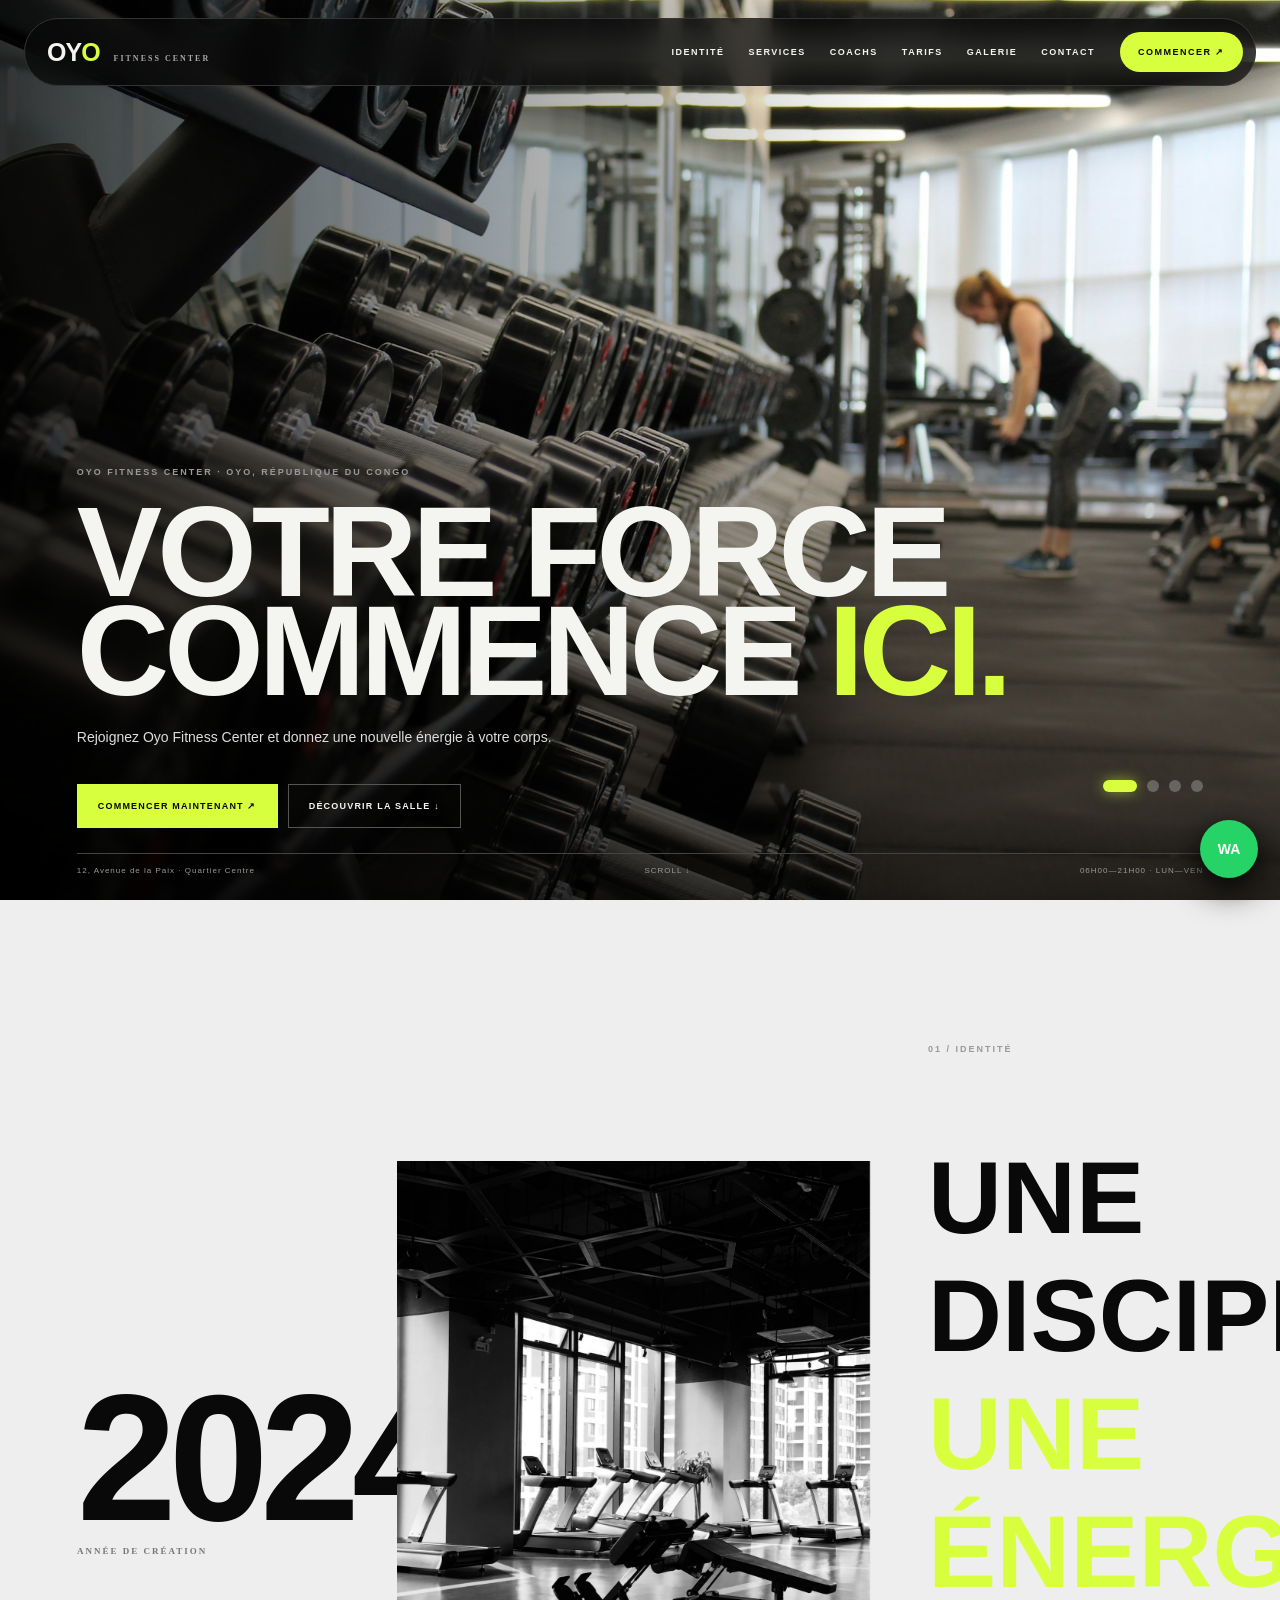
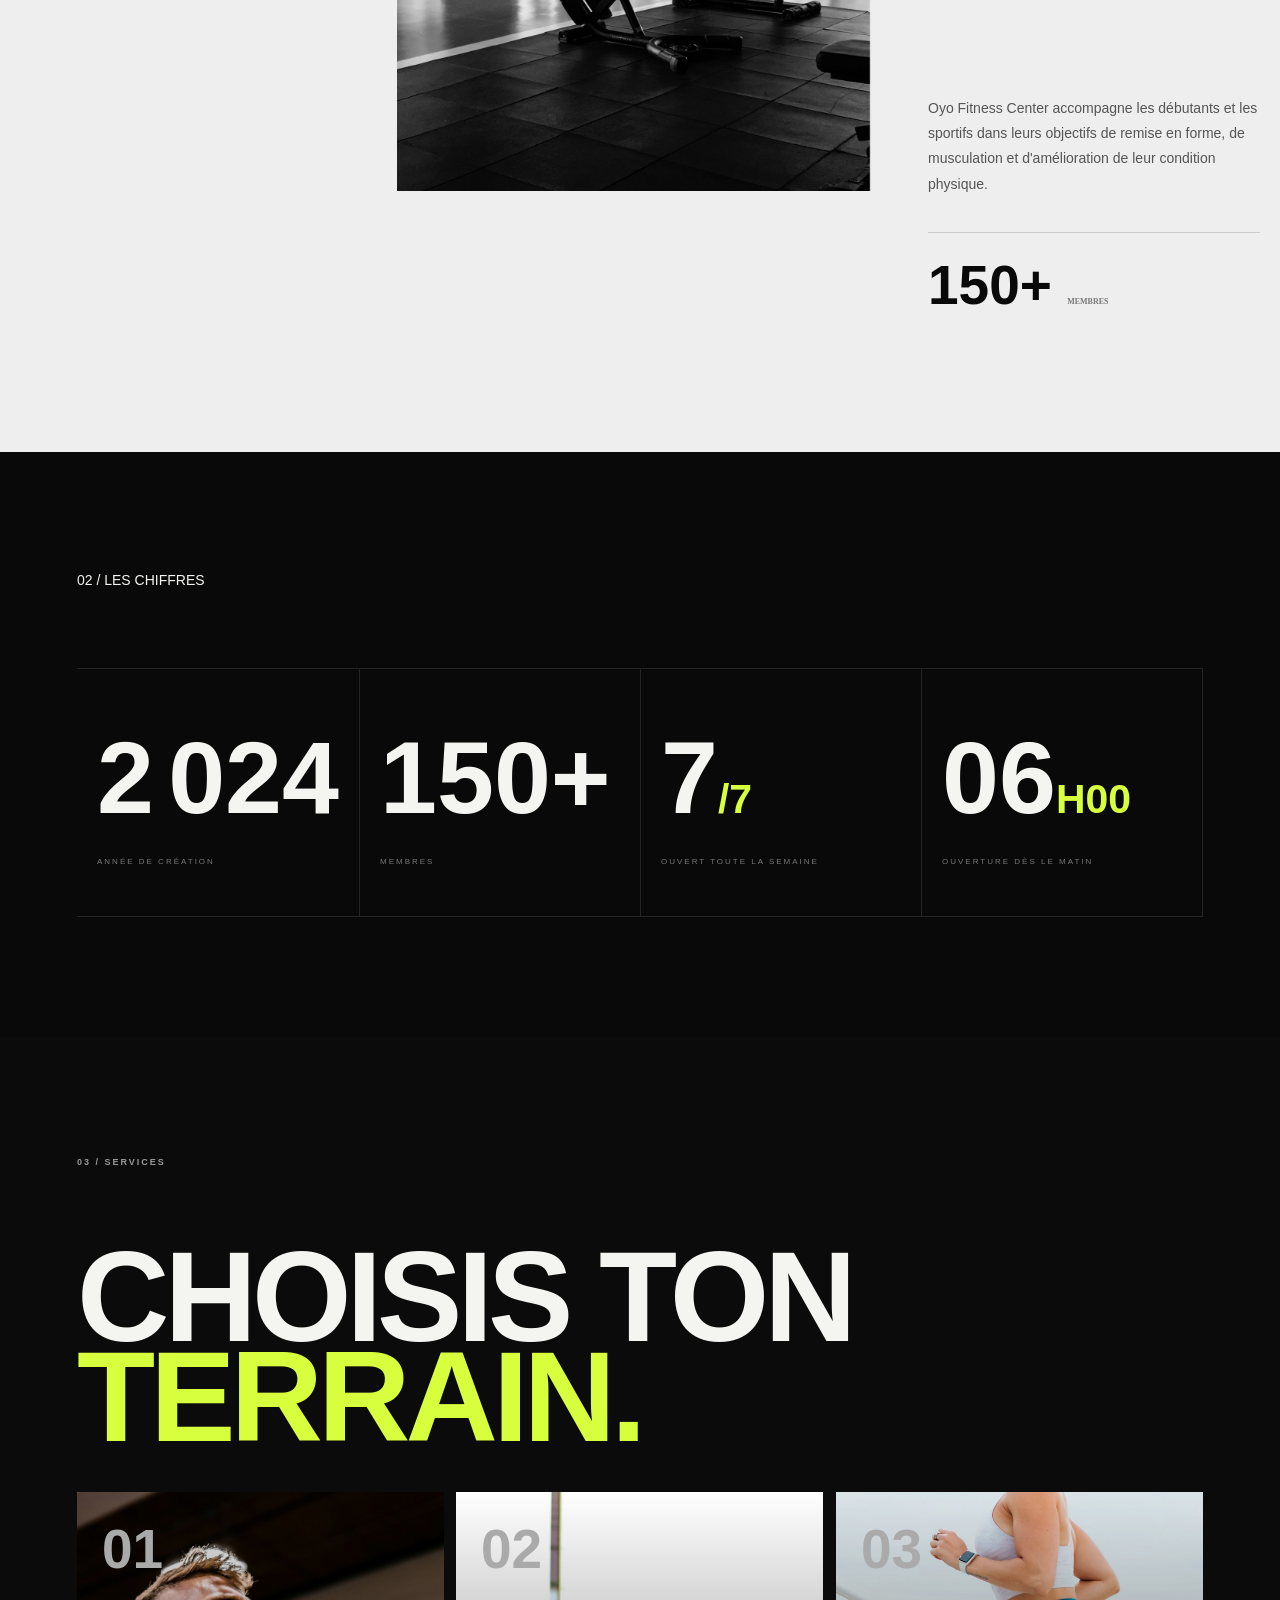
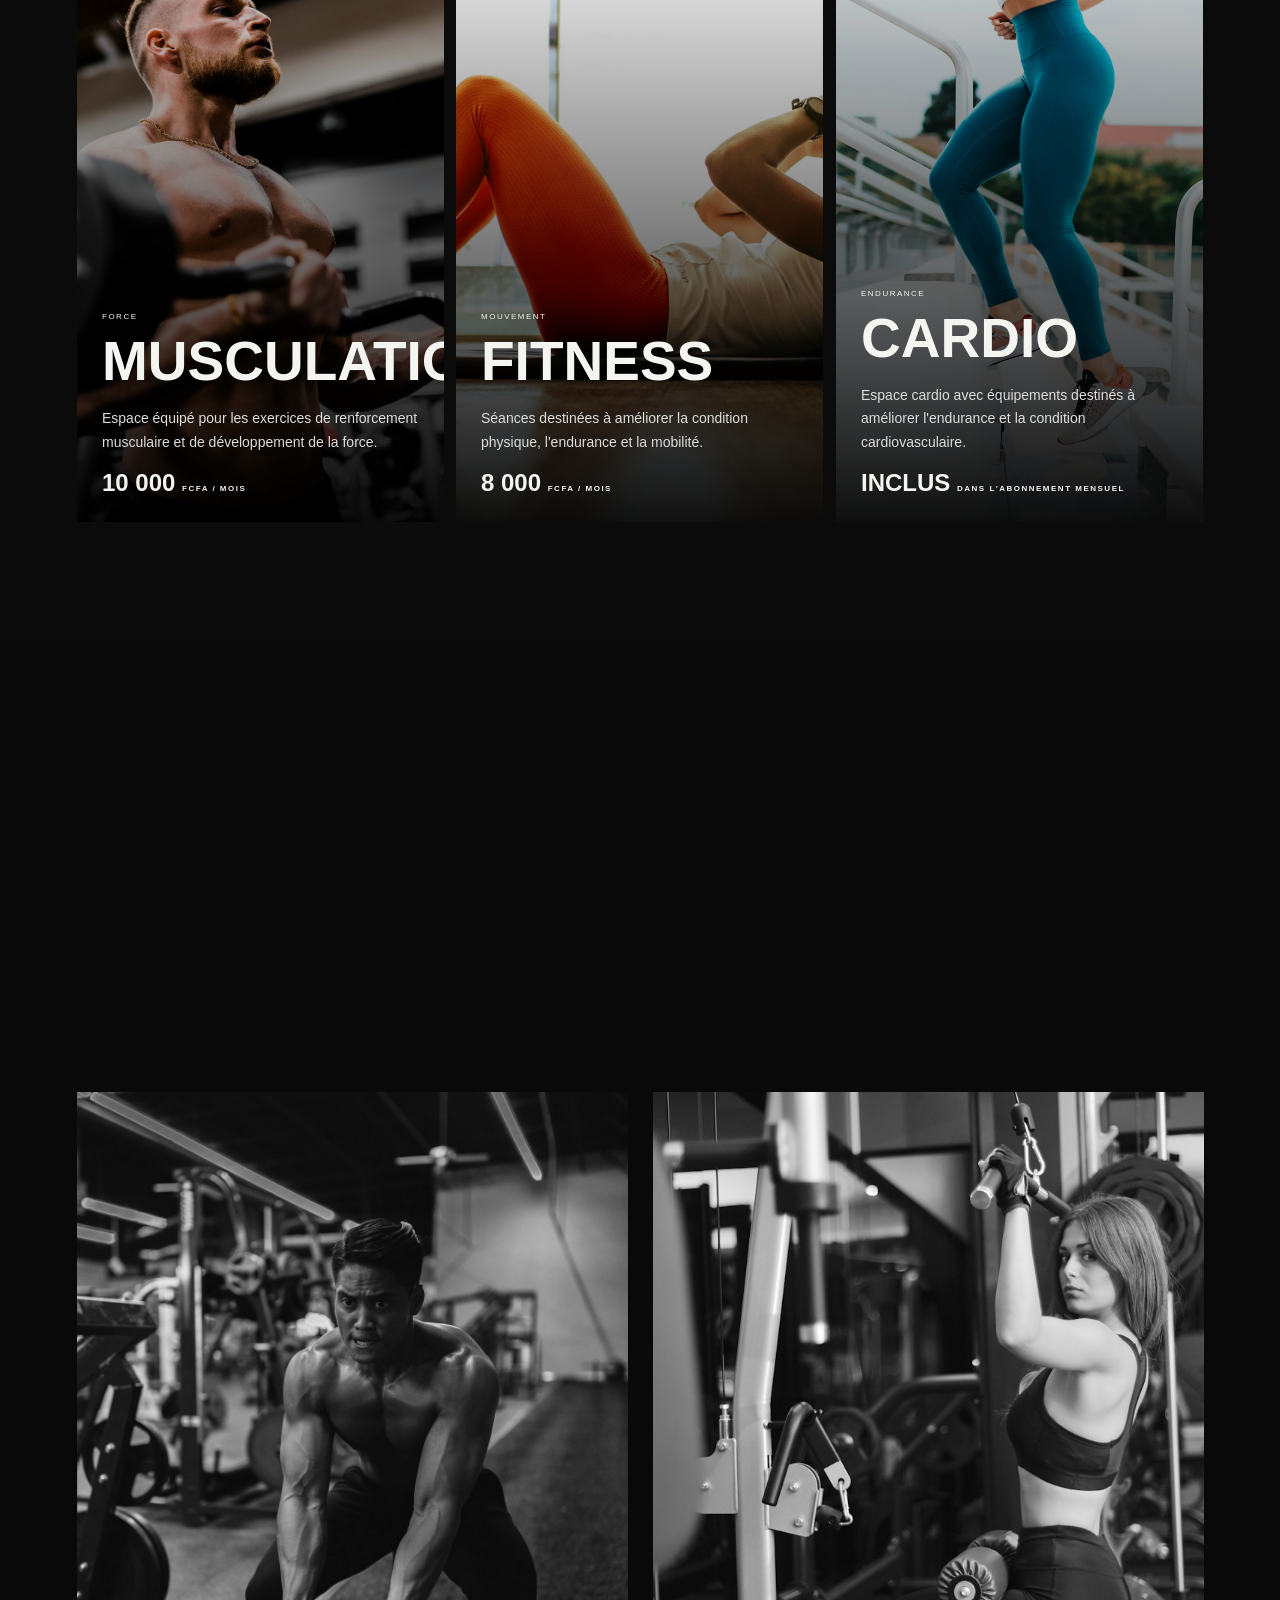
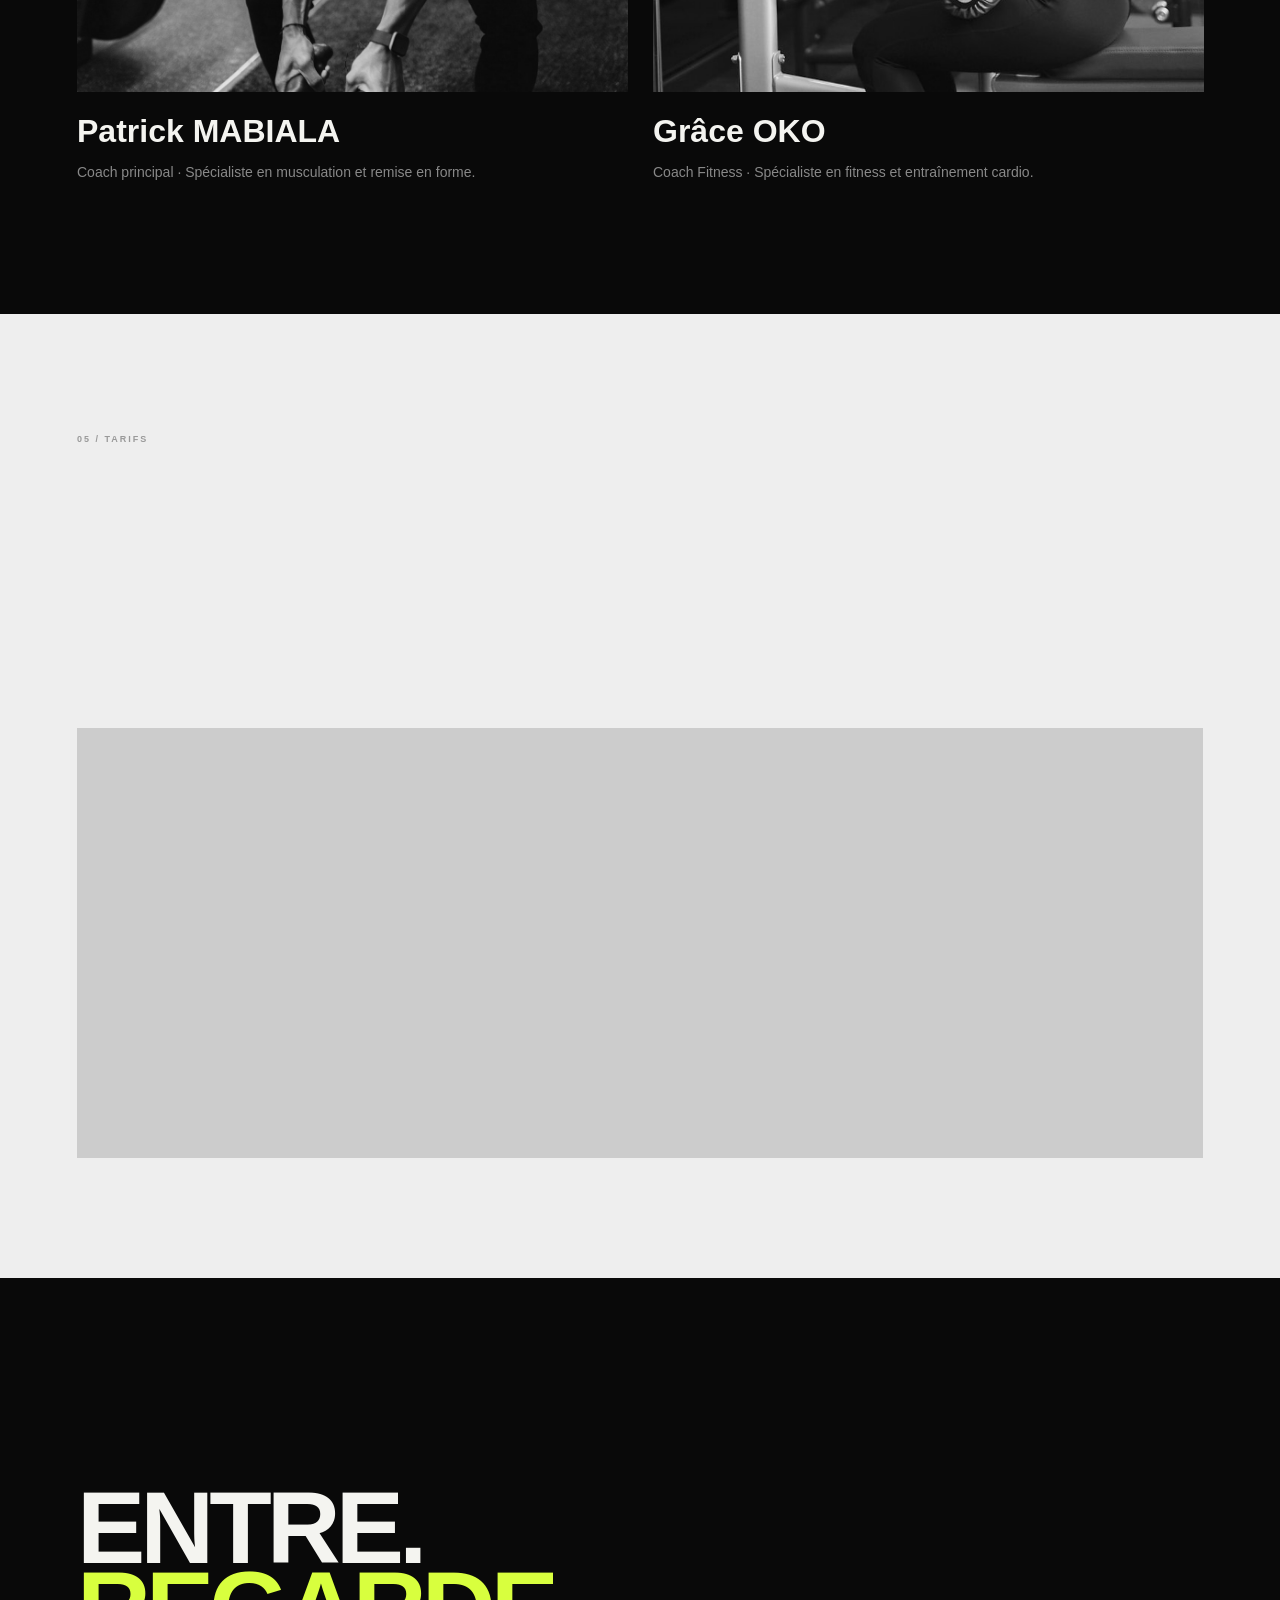
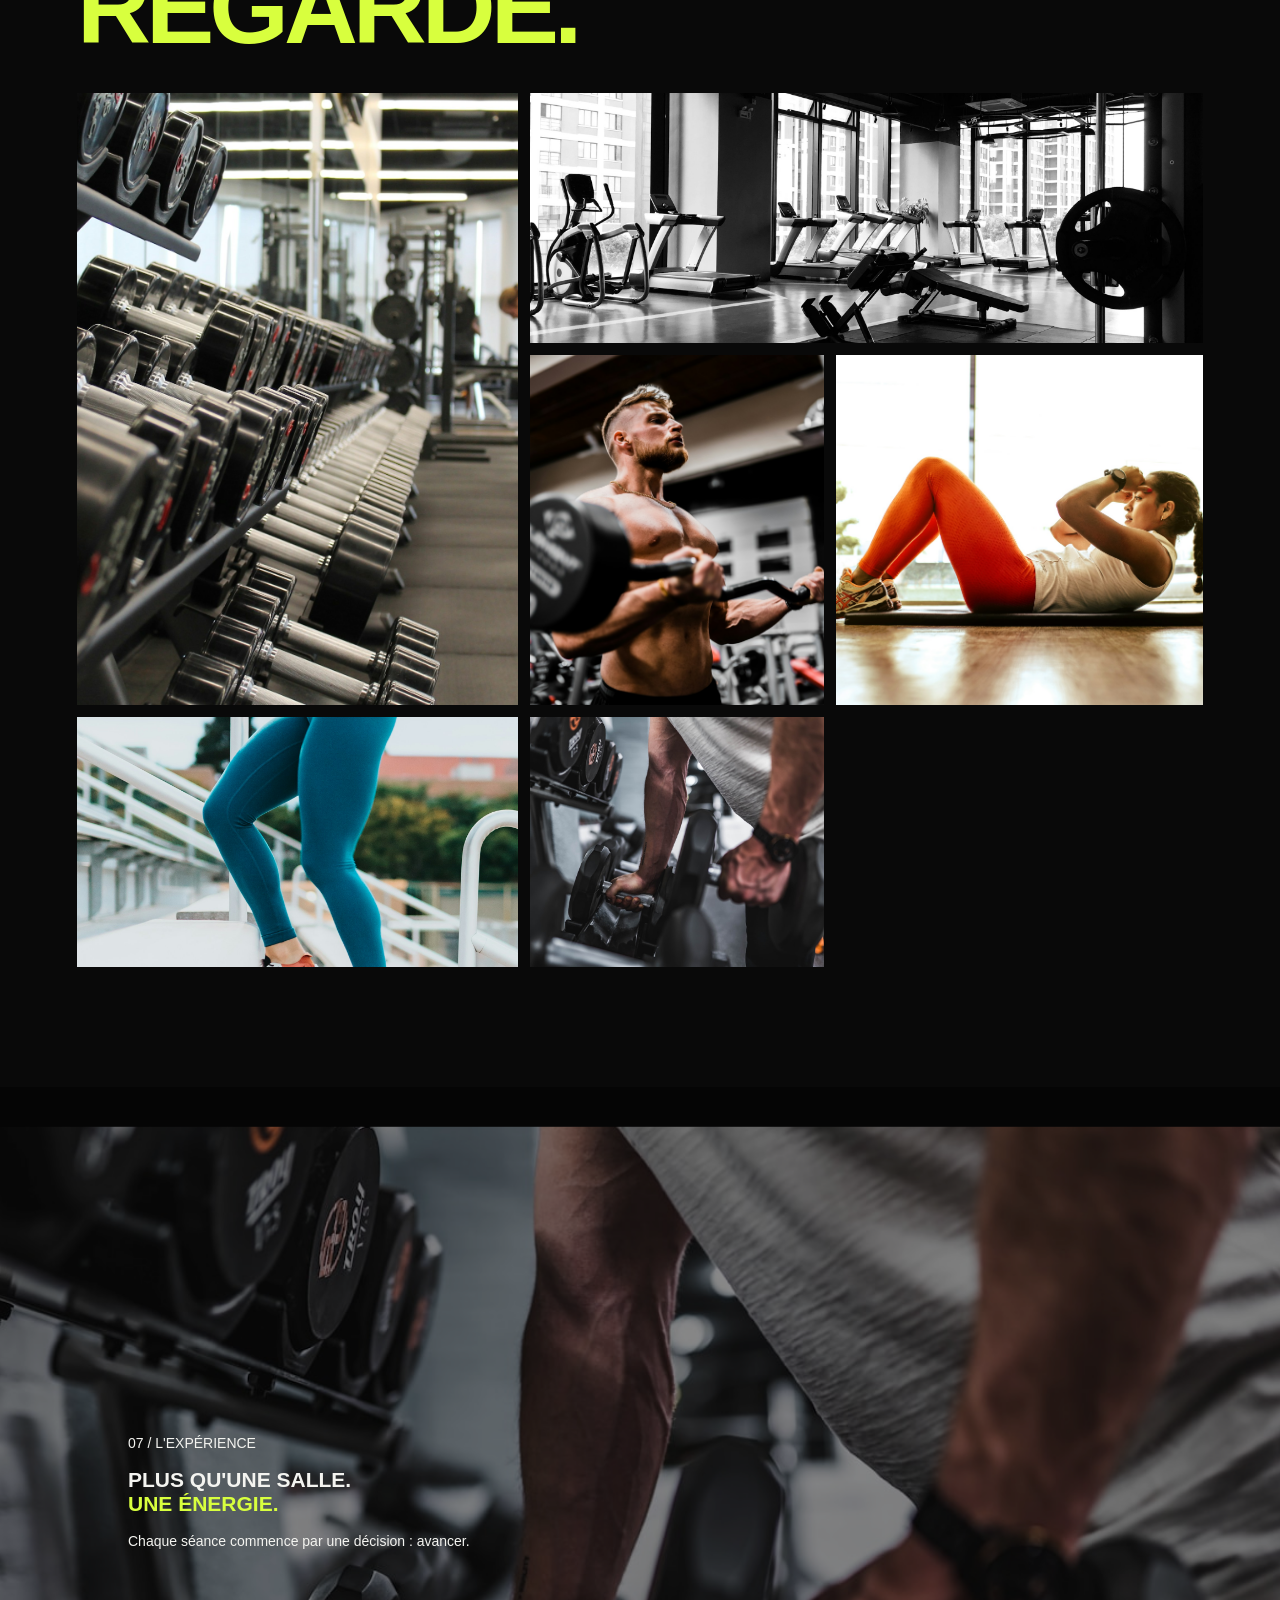
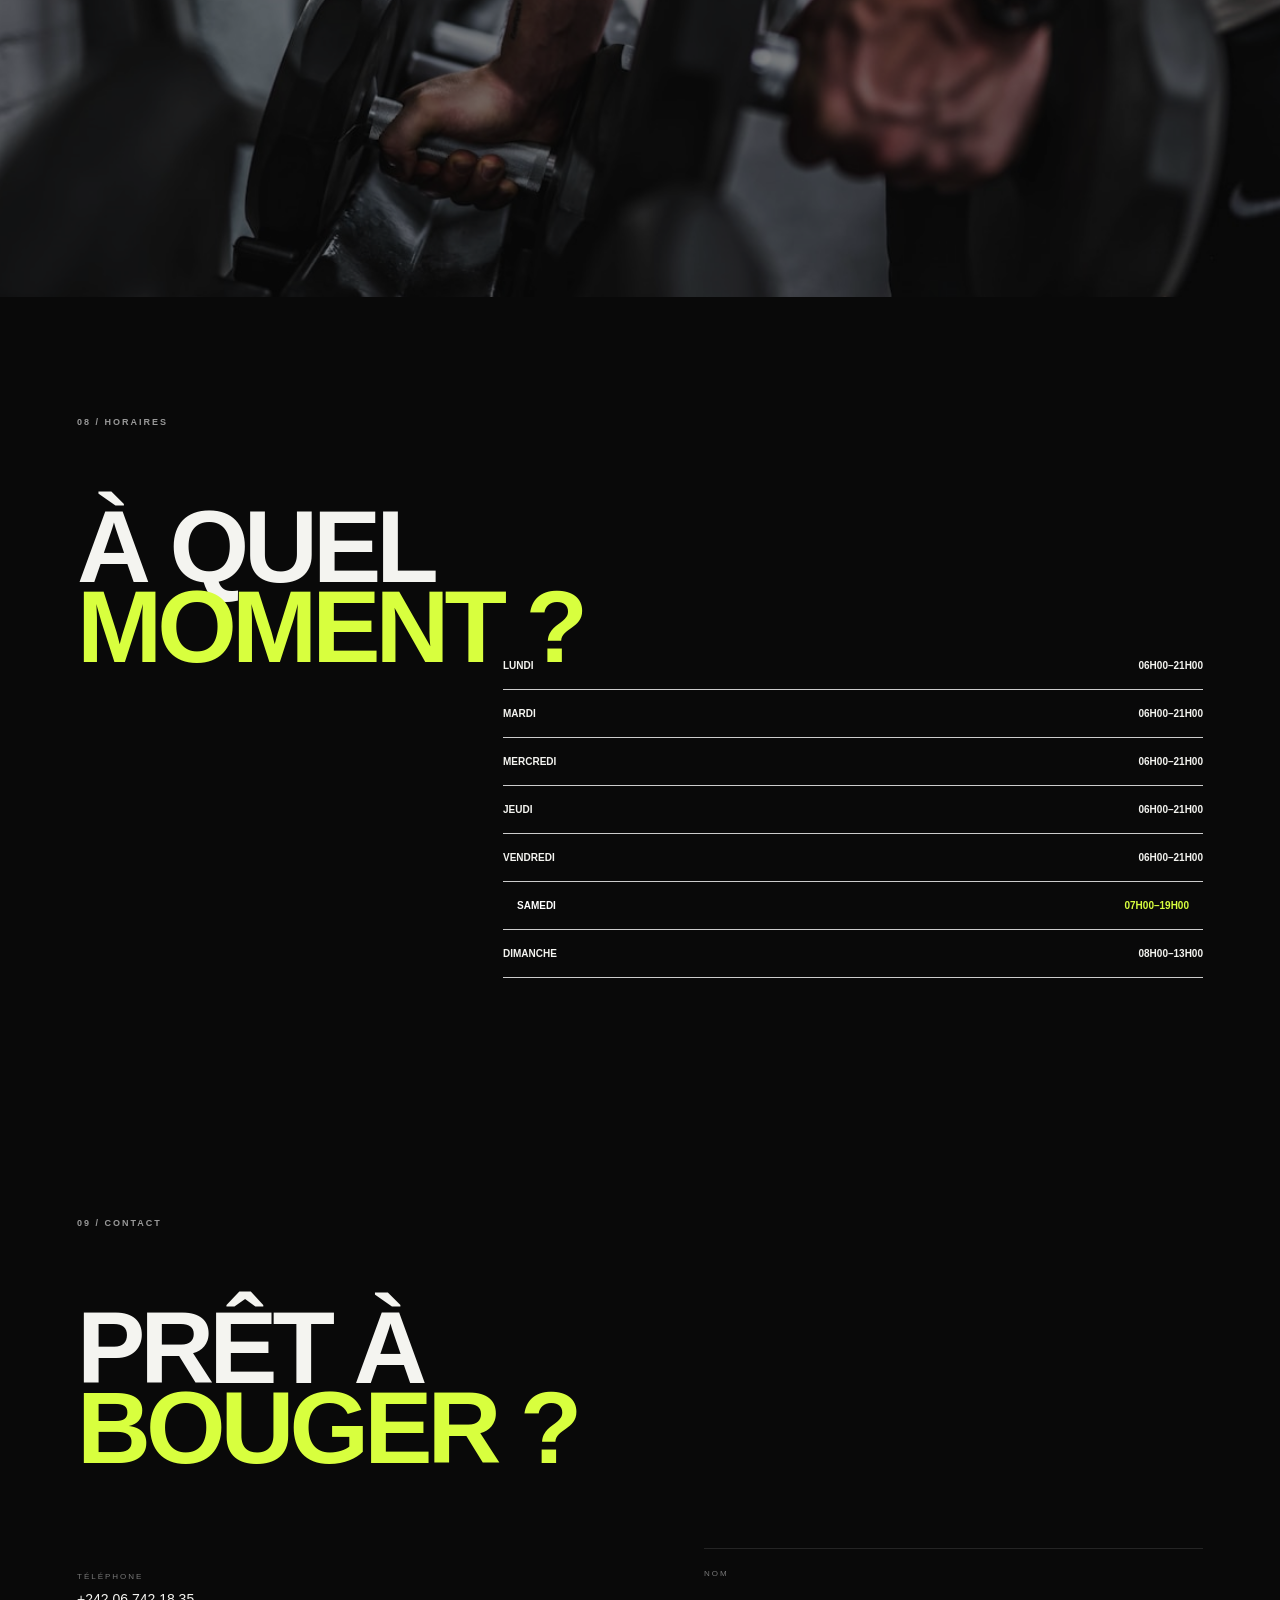
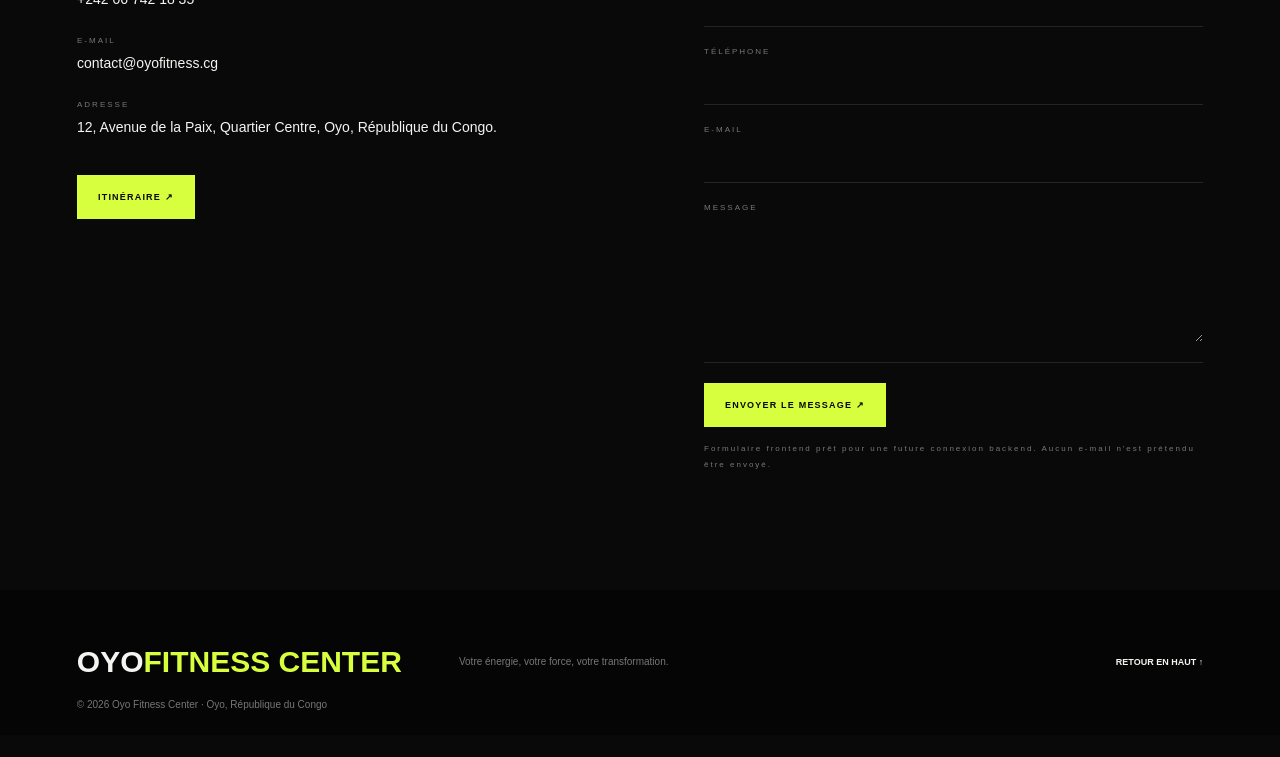
<file: index.html>
<!doctype html><html lang="fr"><head><meta charset="utf-8"><meta name="viewport" content="width=device-width,initial-scale=1"><title>Oyo Fitness Center — Salle de sport, Fitness & Musculation à Oyo</title><meta name="description" content="Oyo Fitness Center à Oyo, République du Congo : musculation, fitness, cardio et remise en forme."><meta name="theme-color" content="#090909"><link rel="icon" href="assets/favicon/favicon.svg"><link rel="stylesheet" href="css/style.css"><link rel="stylesheet" href="css/animations.css"><link rel="stylesheet" href="css/responsive.css"></head><body>
<header class="header"><a class="logo" href="#hero">OY<span>O</span> <small>FITNESS CENTER</small></a><nav><a href="#about">IDENTITÉ</a><a href="#services">SERVICES</a><a href="#coaches">COACHS</a><a href="#pricing">TARIFS</a><a href="#gallery">GALERIE</a><a href="#contact">CONTACT</a></nav><a class="headcta" target="_blank" href="https://wa.me/242067421835?text=Bonjour%20Oyo%20Fitness%20Center%2C%20je%20souhaite%20obtenir%20des%20informations%20concernant%20vos%20abonnements%20et%20vos%20services.">COMMENCER ↗</a><button id="menu" aria-label="Menu">☰</button></header>
<div class="mobile"><a href="#about">IDENTITÉ</a><a href="#services">SERVICES</a><a href="#coaches">COACHS</a><a href="#pricing">TARIFS</a><a href="#gallery">GALERIE</a><a href="#contact">CONTACT</a></div>
<main>
<section id="hero" class="hero"><div class="heroimg"><span class="on"></span><span></span><span></span><span></span></div><div class="shade"></div><div class="herodots" role="tablist" aria-label="Diaporama de la bannière"></div><div class="heroin"><p>OYO FITNESS CENTER · OYO, RÉPUBLIQUE DU CONGO</p><h1>VOTRE FORCE<br>COMMENCE <i>ICI.</i></h1><p class="sub">Rejoignez Oyo Fitness Center et donnez une nouvelle énergie à votre corps.</p><div><a class="btn green" target="_blank" href="https://wa.me/242067421835?text=Bonjour%20Oyo%20Fitness%20Center%2C%20je%20souhaite%20obtenir%20des%20informations%20concernant%20vos%20abonnements%20et%20vos%20services.">COMMENCER MAINTENANT ↗</a><a class="btn" href="#gallery">DÉCOUVRIR LA SALLE ↓</a></div></div><div class="herofoot"><span>12, Avenue de la Paix · Quartier Centre</span><span>SCROLL ↓</span><span>06H00—21H00 · LUN—VEN</span></div></section>
<section id="about" class="about"><div class="num">2024<small>ANNÉE DE CRÉATION</small></div><img src="assets/images/hero/salle-2.jpg" alt="Salle de sport moderne équipée" loading="lazy"><div class="copy"><p>01 / IDENTITÉ</p><h2>UNE DISCIPLINE.<br><i>UNE ÉNERGIE.</i></h2><p>Oyo Fitness Center accompagne les débutants et les sportifs dans leurs objectifs de remise en forme, de musculation et d'amélioration de leur condition physique.</p><strong>150+ <small>MEMBRES</small></strong></div></section>
<section class="stats"><p>02 / LES CHIFFRES</p><div><article><b data-count="2024">0</b><small>ANNÉE DE CRÉATION</small></article><article><b data-count="150">0+</b><small>MEMBRES</small></article><article><b>7<span>/7</span></b><small>OUVERT TOUTE LA SEMAINE</small></article><article><b>06<span>H00</span></b><small>OUVERTURE DÈS LE MATIN</small></article></div></section>
<section id="services" class="services"><p>03 / SERVICES</p><h2>CHOISIS TON<br><i>TERRAIN.</i></h2><div class="cards"><article><b>01</b><div><small>FORCE</small><h3>MUSCULATION</h3><p>Espace équipé pour les exercices de renforcement musculaire et de développement de la force.</p><strong>10 000 <small>FCFA / MOIS</small></strong></div></article><article><b>02</b><div><small>MOUVEMENT</small><h3>FITNESS</h3><p>Séances destinées à améliorer la condition physique, l'endurance et la mobilité.</p><strong>8 000 <small>FCFA / MOIS</small></strong></div></article><article><b>03</b><div><small>ENDURANCE</small><h3>CARDIO</h3><p>Espace cardio avec équipements destinés à améliorer l'endurance et la condition cardiovasculaire.</p><strong>INCLUS <small>DANS L'ABONNEMENT MENSUEL</small></strong></div></article></div></section>
<section id="coaches" class="dark"><p>04 / COACHING</p><h2>DES COACHS.<br><i>UN CAP.</i></h2><div class="coaches"><article><img src="assets/images/team/coach-1.jpg" alt="Coach sportif en salle" loading="lazy"><h3>Patrick MABIALA</h3><p>Coach principal · Spécialiste en musculation et remise en forme.</p></article><article><img src="assets/images/team/coach-2.jpg" alt="Coach fitness en salle" loading="lazy"><h3>Grâce OKO</h3><p>Coach Fitness · Spécialiste en fitness et entraînement cardio.</p></article></div></section>
<section id="pricing" class="pricing"><p>05 / TARIFS</p><h2>CHOISIS TON<br><i>PASS.</i></h2><div class="prices"><article><small>PASS JOURNÉE</small><b>2 000 <i>FCFA</i></b><p>Accès à la salle pour une journée.</p><a target="_blank" href="https://wa.me/242067421835?text=Bonjour%20Oyo%20Fitness%20Center%2C%20je%20souhaite%20choisir%20le%20Pass%20Journ%C3%A9e.">CHOISIR ↗</a></article><article><small>BASIC</small><b>8 000 <i>FCFA / MOIS</i></b><ul><li>Accès à la salle</li><li>Fitness</li><li>Cardio</li></ul><a target="_blank" href="https://wa.me/242067421835?text=Bonjour%20Oyo%20Fitness%20Center%2C%20je%20souhaite%20choisir%20le%20forfait%20BASIC.">CHOISIR ↗</a></article><article class="featured"><label>RECOMMANDÉ</label><small>STANDARD</small><b>10 000 <i>FCFA / MOIS</i></b><ul><li>Accès à la salle</li><li>Musculation</li><li>Cardio</li><li>Fitness</li></ul><a target="_blank" href="https://wa.me/242067421835?text=Bonjour%20Oyo%20Fitness%20Center%2C%20je%20souhaite%20choisir%20le%20forfait%20STANDARD.">CHOISIR ↗</a></article><article><small>PREMIUM</small><b>15 000 <i>FCFA / MOIS</i></b><ul><li>Accès illimité</li><li>Musculation</li><li>Cardio</li><li>Fitness</li><li>Coaching personnalisé</li></ul><a target="_blank" href="https://wa.me/242067421835?text=Bonjour%20Oyo%20Fitness%20Center%2C%20je%20souhaite%20choisir%20le%20forfait%20PREMIUM.">CHOISIR ↗</a></article></div></section>
<section id="gallery" class="dark"><p>06 / GALERIE</p><h2>ENTRE.<br><i>REGARDE.</i></h2><div class="gallery"><button><img src="assets/images/hero/salle-1.jpg" alt="Salle de sport" loading="lazy"></button><button><img src="assets/images/hero/salle-2.jpg" alt="Équipements fitness" loading="lazy"></button><button><img src="assets/images/services/musculation.jpg" alt="Musculation" loading="lazy"></button><button><img src="assets/images/services/fitness.jpg" alt="Fitness" loading="lazy"></button><button><img src="assets/images/services/cardio.jpg" alt="Cardio" loading="lazy"></button><button><img src="assets/images/gallery/entrainement.jpg" alt="Entraînement sportif" loading="lazy"></button></div></section>
<section class="energy"><div class="energybg"></div><div><p>07 / L'EXPÉRIENCE</p><h2>PLUS QU'UNE SALLE.<br><i>UNE ÉNERGIE.</i></h2><p>Chaque séance commence par une décision : avancer.</p></div></section>
<section class="hours"><p>08 / HORAIRES</p><h2>À QUEL<br><i>MOMENT ?</i></h2><div class="schedule"><div data-day="1">LUNDI <b>06H00–21H00</b></div><div data-day="2">MARDI <b>06H00–21H00</b></div><div data-day="3">MERCREDI <b>06H00–21H00</b></div><div data-day="4">JEUDI <b>06H00–21H00</b></div><div data-day="5">VENDREDI <b>06H00–21H00</b></div><div data-day="6">SAMEDI <b>07H00–19H00</b></div><div data-day="0">DIMANCHE <b>08H00–13H00</b></div></div></section>
<section id="contact" class="dark contact"><p>09 / CONTACT</p><h2>PRÊT À<br><i>BOUGER ?</i></h2><div class="contactgrid"><div><p><small>TÉLÉPHONE</small><br><a href="tel:+242067421835">+242 06 742 18 35</a></p><p><small>E-MAIL</small><br><a href="mailto:contact@oyofitness.cg">contact@oyofitness.cg</a></p><p><small>ADRESSE</small><br>12, Avenue de la Paix, Quartier Centre, Oyo, République du Congo.</p><a class="btn green" target="_blank" href="https://www.google.com/maps/search/?api=1&query=12%2C+Avenue+de+la+Paix%2C+Quartier+Centre%2C+Oyo%2C+République+du+Congo">ITINÉRAIRE ↗</a></div><form id="form"><label>NOM<input required name="name"></label><label>TÉLÉPHONE<input required name="phone"></label><label>E-MAIL<input required type="email" name="email"></label><label>MESSAGE<textarea required name="message"></textarea></label><button class="btn green">ENVOYER LE MESSAGE ↗</button><p id="status"></p><small>Formulaire frontend prêt pour une future connexion backend. Aucun e-mail n'est prétendu être envoyé.</small></form></div></section></main>
<footer><b>OYO<span>FITNESS CENTER</span></b><p>Votre énergie, votre force, votre transformation.</p><a href="#hero">RETOUR EN HAUT ↑</a><small>© 2026 Oyo Fitness Center · Oyo, République du Congo</small></footer><a class="wa" target="_blank" aria-label="WhatsApp" href="https://wa.me/242067421835?text=Bonjour%20Oyo%20Fitness%20Center%2C%20je%20souhaite%20obtenir%20des%20informations%20concernant%20vos%20abonnements%20et%20vos%20services.">WA</a><div id="lightbox"><button>×</button><img alt=""><span></span></div><script src="js/main.js"></script><script src="js/animations.js"></script><script src="js/gallery.js"></script></body></html>
</file>
<file: css/style.css>
*{box-sizing:border-box}html{scroll-behavior:smooth}body{margin:0;background:#090909;color:#f4f4f0;font:500 14px Manrope,Arial,sans-serif;overflow-x:hidden}:root{--green:#d8ff3e;--line:#242424;--head:'Arial Narrow',Impact,sans-serif}a{color:inherit;text-decoration:none}button,input,textarea{font:inherit}.header{position:fixed;z-index:20;top:18px;left:24px;right:24px;height:68px;border:1px solid #333;border-radius:999px;background:#090909bb;backdrop-filter:blur(16px);display:flex;align-items:center;padding:0 12px 0 22px;gap:25px}.logo{font:900 25px var(--head);letter-spacing:-1px}.logo span, h1 i,h2 i,.energy i,.about i{color:var(--green);font-style:normal}.logo small{font:800 8px Manrope;letter-spacing:2px;color:#aaa;margin-left:8px}.header nav{display:flex;gap:24px;margin-left:auto}.header nav a,.headcta{font-size:9px;font-weight:800;letter-spacing:1.5px}.headcta{background:var(--green);color:#090909;padding:15px 18px;border-radius:30px}.header button{display:none;background:none;color:white;border:0;font-size:22px}.mobile{display:none}.hero{height:100vh;min-height:720px;position:relative;padding:0 6vw 8vh;display:flex;align-items:end;overflow:hidden}.heroimg,.energybg{position:absolute;inset:-3%;background:center/cover no-repeat url('../assets/images/hero/salle-1.jpg');animation:zoom 14s ease-out}.shade{position:absolute;inset:0;background:linear-gradient(90deg,#000c,transparent 70%),linear-gradient(0deg,#000b,transparent 60%)}.heroin{position:relative;z-index:2}.heroin>p:first-child,.dark>p,.services>p,.pricing>p,.about .copy>p:first-child,.hours>p,.contact>p{font-size:9px;letter-spacing:2px;color:#999;font-weight:800}.heroin h1,.services h2,.dark h2,.pricing h2,.hours h2,.contact h2{font:900 clamp(70px,10vw,155px)/.78 var(--head);letter-spacing:-5px;margin:25px 0}.sub{max-width:500px;line-height:1.7;color:#ddd}.btn{display:inline-flex;padding:16px 20px;border:1px solid #555;margin:20px 10px 0 0;font-size:9px;font-weight:900;letter-spacing:1.2px}.green{background:var(--green);color:#090909;border-color:var(--green)}.herofoot{position:absolute;z-index:2;bottom:25px;left:6vw;right:6vw;border-top:1px solid #444;padding-top:12px;display:flex;justify-content:space-between;font-size:8px;letter-spacing:1px;color:#999}.about{min-height:100vh;background:#eee;color:#090909;display:grid;grid-template-columns:25% 42% 33%;align-items:center;padding:9vw 6vw;gap:3vw}.about img{width:100%;height:70vh;object-fit:cover}.num{font:900 clamp(100px,14vw,220px)/.7 var(--head);letter-spacing:-8px}.num small{display:block;font:800 9px Manrope;letter-spacing:2px;color:#777;margin-top:25px}.about .copy{padding:20px}.about h2,.dark h2,.pricing h2,.hours h2,.contact h2{font-size:clamp(65px,8vw,120px)}.about .copy>p:nth-child(3){color:#555;line-height:1.8}.about strong{display:block;font:900 55px var(--head);border-top:1px solid #ccc;padding-top:20px;margin-top:35px}.about strong small{font:800 8px Manrope;color:#777}.stats,.services,.dark,.pricing,.hours,.contact{padding:120px 6vw;position:relative}.stats{background:#090909}.stats>p,.services>p,.dark>p,.pricing>p,.hours>p,.contact>p{margin:0}.stats>div{display:grid;grid-template-columns:repeat(4,1fr);margin-top:80px;border-top:1px solid var(--line);border-bottom:1px solid var(--line)}.stats article{padding:50px 20px;border-right:1px solid var(--line)}.stats b{font:900 clamp(60px,8vw,120px) var(--head)}.stats b span{font-size:.4em;color:var(--green)}.stats small{display:block;color:#777;font-size:8px;letter-spacing:2px;margin-top:20px}.services{background:#0b0b0b}.services h2,.dark h2,.pricing h2,.hours h2,.contact h2{margin:80px 0 45px}.cards{display:grid;grid-template-columns:repeat(3,1fr);gap:12px}.cards article{height:630px;background:linear-gradient(0deg,#000e,transparent);position:relative;padding:25px;display:flex;flex-direction:column;justify-content:space-between;overflow:hidden;transition:.5s}.cards article:nth-child(1){background:linear-gradient(0deg,#000e,transparent),url('../assets/images/services/musculation.jpg') center/cover}.cards article:nth-child(2){background:linear-gradient(0deg,#000e,transparent),url('../assets/images/services/fitness.jpg') center/cover}.cards article:nth-child(3){background:linear-gradient(0deg,#000e,transparent),url('../assets/images/services/cardio.jpg') center/cover}.cards article:hover{transform:translateY(-8px)}.cards article>b{font:900 55px var(--head);color:#aaa}.cards article>div{position:relative}.cards h3{font:900 55px var(--head);margin:7px 0}.cards p{line-height:1.7;color:#ddd;max-width:400px}.cards strong{font:900 24px var(--head)}.cards small{font-size:8px;letter-spacing:1.5px}.dark{background:#090909}.coaches{display:grid;grid-template-columns:1fr 1fr;gap:25px;margin-top:80px}.coaches article img{width:100%;height:600px;object-fit:cover;filter:grayscale(1);transition:.6s}.coaches article:hover img{filter:none;transform:scale(1.02)}.coaches h3{font:900 32px var(--head);margin:18px 0 5px}.coaches p{color:#888}.pricing{background:#eee;color:#090909}.prices{display:grid;grid-template-columns:repeat(4,1fr);background:#ccc;gap:1px}.prices article{background:#eee;min-height:430px;padding:30px;display:flex;flex-direction:column}.prices article.featured{background:#090909;color:#fff}.prices label{background:var(--green);color:#090909;padding:7px;font-size:8px;font-weight:900;align-self:flex-end}.prices small{font-size:8px;font-weight:900;letter-spacing:2px;color:#777}.prices b{font:900 46px var(--head);margin:55px 0 15px}.prices b i{font:800 8px Manrope;color:#777}.prices li,.prices p{font-size:11px;color:#777;line-height:1.8}.prices a{margin-top:auto;padding-top:15px;border-top:1px solid #ccc;font-size:9px;font-weight:900}.gallery{display:grid;grid-template-columns:1.2fr .8fr 1fr;grid-template-rows:250px 350px 250px;gap:12px}.gallery button{border:0;padding:0;overflow:hidden;background:#111}.gallery img{width:100%;height:100%;object-fit:cover;transition:.6s}.gallery button:hover img{transform:scale(1.07);filter:brightness(.7)}.gallery button:first-child{grid-row:span 2}.gallery button:nth-child(2){grid-column:span 2}.energy{min-height:90vh;display:flex;align-items:center;padding:0 10vw;position:relative;overflow:hidden}.energybg{background-image:url('../assets/images/gallery/entrainement.jpg')}.energy:after{content:'';position:absolute;inset:0;background:#0007}.energy>div:last-child{position:relative;z-index:2}.schedule{max-width:700px;margin-left:auto;margin-top:-70px}.schedule div{display:flex;justify-content:space-between;padding:18px 0;border-bottom:1px solid #ccc;font-size:10px;font-weight:800}.schedule .current{background:#090909;color:#fff;padding:18px 14px}.schedule .current b{color:var(--green)}.contactgrid{display:grid;grid-template-columns:1fr 1fr;gap:10vw;margin-top:80px}.contactgrid p{line-height:1.8}.contactgrid small{font-size:8px;letter-spacing:2px;color:#777}.contact form{border-top:1px solid var(--line)}.contact label{display:block;padding:20px 0;border-bottom:1px solid var(--line);font-size:8px;letter-spacing:2px;color:#777}.contact input,.contact textarea{display:block;width:100%;background:transparent;border:0;outline:0;color:#fff;margin-top:10px;font-size:14px;resize:vertical}.contact textarea{min-height:120px}#status{color:var(--green);font-size:11px}footer{padding:55px 6vw 25px;background:#050505;display:grid;grid-template-columns:1fr 1fr 1fr;gap:20px;align-items:center}footer b{font:900 30px var(--head)}footer b span{color:var(--green)}footer p,footer small{color:#777;font-size:10px}footer a{font-size:9px;font-weight:900;text-align:right}.wa{position:fixed;right:22px;bottom:22px;width:58px;height:58px;border-radius:50%;display:grid;place-items:center;background:#25d366;color:#fff;font-weight:900;z-index:15;box-shadow:0 10px 35px #000}.hero,.about,.stats,.services,.dark,.pricing,.hours,.contact{scroll-margin-top:100px}@keyframes zoom{from{transform:scale(1.1)}to{transform:scale(1.03)}}@media(prefers-reduced-motion:reduce){html{scroll-behavior:auto}.heroimg,.energybg{animation:none}.cards article,.gallery img{transition:none}}
</file>
<file: css/animations.css>
/* ============================================================
   OYO FITNESS CENTER — ANIMATIONS & POLISH
   Style conservé : noir #090909, néon #d8ff3e, titres condensés
   ============================================================ */

/* ---------- Barre de progression de scroll ---------- */
#progress{position:fixed;top:0;left:0;height:3px;width:0;background:var(--green);z-index:40;box-shadow:0 0 12px #d8ff3e99;border-radius:0 3px 3px 0;transition:width .1s linear}

/* ---------- Header compact au scroll ---------- */
.header{transition:transform .45s cubic-bezier(.2,.7,.2,1),height .35s ease,top .35s ease,box-shadow .35s ease,background .35s ease}
.header.scrolled{top:10px;height:56px;box-shadow:0 12px 40px #000a}
.header.hide{transform:translateY(-130%)}
.header nav a{position:relative;padding:6px 0}
.header nav a::after{content:"";position:absolute;left:0;bottom:0;width:100%;height:2px;background:var(--green);border-radius:2px;transform:scaleX(0);transform-origin:right;transition:transform .35s cubic-bezier(.2,.7,.2,1)}
.header nav a:hover::after{transform:scaleX(1);transform-origin:left}
.headcta{transition:transform .25s ease,box-shadow .25s ease}
.headcta:hover{transform:translateY(-2px);box-shadow:0 0 22px #d8ff3e66}

/* ---------- Entrée du hero (staggered) ---------- */
@keyframes fadeUp{from{opacity:0;transform:translateY(40px)}to{opacity:1;transform:none}}
.heroin>*{animation:fadeUp .9s cubic-bezier(.2,.7,.2,1) both}
.heroin>*:nth-child(1){animation-delay:.15s}
.heroin>*:nth-child(2){animation-delay:.3s}
.heroin>*:nth-child(3){animation-delay:.5s}
.heroin>*:nth-child(4){animation-delay:.65s}
.herofoot span{animation:fadeUp 1s .9s cubic-bezier(.2,.7,.2,1) both}
.heroimg{will-change:transform}

/* ---------- Reveal au scroll (classe ajoutée par JS) ---------- */
.rv{opacity:0;transform:translateY(34px);transition:opacity .9s cubic-bezier(.2,.7,.2,1),transform .9s cubic-bezier(.2,.7,.2,1);transition-delay:var(--d,0s);will-change:opacity,transform}
.rv.in{opacity:1;transform:none}

/* ---------- Boutons : lift + balayage lumineux ---------- */
.btn{position:relative;overflow:hidden;transition:transform .25s ease,box-shadow .25s ease,border-color .25s ease,background .25s ease}
.btn::before{content:"";position:absolute;top:0;left:-80%;width:60%;height:100%;background:linear-gradient(105deg,transparent,#ffffff2e,transparent);transform:skewX(-20deg);transition:left .5s ease}
.btn:hover::before{left:130%}
.btn:hover{transform:translateY(-3px)}
.btn.green:hover{box-shadow:0 8px 30px #d8ff3e55}
.btn:not(.green):hover{border-color:var(--green);color:var(--green)}
.btn:active{transform:translateY(-1px) scale(.98)}

/* ---------- Cartes services / coachs / tarifs ---------- */
.cards article,.coaches article,.prices article{transition:transform .4s cubic-bezier(.2,.7,.2,1),box-shadow .4s ease;will-change:transform}
.cards article:hover,.coaches article:hover,.prices article:hover{transform:translateY(-8px);box-shadow:0 24px 60px #000c}
.coaches article img{transition:transform .7s cubic-bezier(.2,.7,.2,1),filter .7s ease}
.coaches article:hover img{transform:scale(1.06);filter:saturate(1.15)}
.prices article.featured label{animation:glowPulse 2.6s ease-in-out infinite}
@keyframes glowPulse{0%,100%{box-shadow:0 0 0 #d8ff3e00}50%{box-shadow:0 0 18px #d8ff3e66}}
.gallery button{overflow:hidden}
.gallery button img{transition:transform .8s cubic-bezier(.2,.7,.2,1),filter .8s ease}
.gallery button:hover img{transform:scale(1.08)}
.gallery button::after{content:"ZOOM +";position:absolute;inset:auto 14px 14px auto;font-size:9px;font-weight:800;letter-spacing:2px;color:var(--green);opacity:0;transform:translateY(8px);transition:.35s ease;pointer-events:none}
.gallery button:hover::after{opacity:1;transform:none}

/* ---------- Horaires : ligne du jour ---------- */
.schedule div{transition:background .3s ease,padding .3s ease}
.schedule div.current b{color:var(--green);animation:blink 2.4s ease-in-out infinite}
@keyframes blink{0%,100%{opacity:1}50%{opacity:.55}}

/* ---------- WhatsApp flottant ---------- */
.wa{transition:transform .25s ease,box-shadow .25s ease;animation:waPulse 3s ease-in-out infinite}
.wa:hover{transform:translateY(-4px) scale(1.06);animation-play-state:paused}
@keyframes waPulse{0%,100%{box-shadow:0 0 0 0 #d8ff3e55}50%{box-shadow:0 0 0 12px #d8ff3e00}}

/* ---------- Lightbox animée ---------- */
#lightbox{opacity:0;pointer-events:none;transition:opacity .35s ease}
#lightbox.open{opacity:1;pointer-events:auto}
#lightbox img{transform:scale(.88);transition:transform .4s cubic-bezier(.2,.7,.2,1)}
#lightbox.open img{transform:scale(1)}
#lightbox button{transition:transform .25s ease,color .25s ease}
#lightbox button:hover{transform:rotate(90deg) scale(1.1);color:var(--green)}

/* ---------- Formulaire : focus animé + statut ---------- */
#form label{display:block}
#form input,#form textarea{transition:border-color .3s ease,box-shadow .3s ease}
#form input:focus,#form textarea:focus{outline:0;border-color:var(--green);box-shadow:0 0 0 3px #d8ff3e22}
#status{transition:opacity .4s ease}
#form.sent #status{opacity:1;animation:fadeUp .5s ease both}

/* ---------- Lien retour en haut ---------- */
footer a{transition:color .25s ease,letter-spacing .25s ease}
footer a:hover{color:var(--green);letter-spacing:2px}

/* ---------- Diaporama de la bannière (4 images, crossfade + Ken Burns) ---------- */
.heroimg{will-change:transform}
.heroimg span{position:absolute;inset:0;opacity:0;transform:scale(1.09);transition:opacity 1.8s ease-in-out,transform 9s cubic-bezier(.2,.5,.3,1);will-change:opacity,transform;pointer-events:none}
.heroimg span:nth-child(1){background:center/cover no-repeat url('../assets/images/hero/salle-1.jpg')}
.heroimg span:nth-child(2){background:center/cover no-repeat url('../assets/images/hero/salle-2.jpg')}
.heroimg span:nth-child(3){background:center/cover no-repeat url('../assets/images/services/musculation.jpg')}
.heroimg span:nth-child(4){background:center/cover no-repeat url('../assets/images/services/fitness.jpg')}
.heroimg span.on{opacity:1;transform:scale(1)}
.herodots{position:absolute;right:6vw;bottom:12vh;z-index:3;display:flex;gap:10px;animation:fadeUp 1s 1.2s cubic-bezier(.2,.7,.2,1) both}
.herodots button{width:12px;height:12px;padding:0;border:0;border-radius:999px;background:#ffffff40;cursor:pointer;transition:width .45s cubic-bezier(.2,.7,.2,1),background .45s ease,box-shadow .45s ease}
.herodots button:hover{background:#ffffff90}
.herodots button.on{width:34px;background:var(--green);box-shadow:0 0 14px #d8ff3e88}

/* ---------- Accessibilité : mouvement réduit ---------- */
@media(prefers-reduced-motion:reduce){
  .herodots{position:absolute;right:22px;bottom:150px}
}
@media(max-width:700px){
  .herodots{right:22px;bottom:150px}
}
@media(prefers-reduced-motion:reduce){
  *,*::before,*::after{animation:none!important;transition:none!important}
  .rv{opacity:1;transform:none}
}
</file>
<file: css/responsive.css>
@media(max-width:1000px){.header nav{gap:12px}.cards,.prices{grid-template-columns:1fr 1fr}.about{grid-template-columns:1fr 1.4fr;grid-template-areas:'n i' 'c c'}.about .num{grid-area:n}.about img{grid-area:i;height:55vh}.about .copy{grid-area:c}.stats>div{grid-template-columns:1fr 1fr}.coaches{grid-template-columns:1fr}.prices article{min-height:390px}.contactgrid{grid-template-columns:1fr}.schedule{margin:50px 0 0}}
@media(max-width:700px){.header{left:12px;right:12px;top:12px;height:62px}.header nav,.headcta{display:none}.header button{display:block;margin-left:auto}.mobile{position:fixed;inset:0;background:#090909;z-index:18;display:flex;flex-direction:column;justify-content:center;padding:30px;gap:8px;opacity:0;pointer-events:none;transition:.3s}.mobile.open{opacity:1;pointer-events:auto}.mobile a{font:900 48px var(--head);border-bottom:1px solid #222;padding:7px}.hero{padding:0 22px 80px;min-height:760px}.heroin h1,.services h2,.dark h2,.pricing h2,.hours h2,.contact h2{font-size:64px;letter-spacing:-3px}.herofoot span:first-child,.herofoot span:last-child{display:none}.herofoot{justify-content:center}.about{display:flex;flex-direction:column;padding:110px 22px 70px;gap:25px}.about .num{font-size:105px}.about img{width:100%;height:55vh}.about .copy{padding:0}.about h2{font-size:64px}.stats,.services,.dark,.pricing,.hours,.contact{padding:90px 22px}.stats>div{grid-template-columns:1fr 1fr;margin-top:60px}.stats article{padding:35px 10px}.stats b{font-size:60px}.cards,.prices{grid-template-columns:1fr}.cards article{height:510px}.coaches article img{height:500px}.prices article{min-height:390px}.gallery{display:grid;grid-template-columns:1fr 1fr;grid-template-rows:210px 210px 210px 210px;padding:90px 22px}.gallery button:first-child{grid-column:span 2;grid-row:auto}.gallery button:nth-child(2){grid-column:auto}.gallery button:nth-child(5){grid-column:span 2}.energy{min-height:80vh;padding:0 22px}.energy h2{font-size:62px}.contactgrid{margin-top:60px;gap:50px}footer{grid-template-columns:1fr;gap:15px;padding:50px 22px}footer a{text-align:left}.wa{right:15px;bottom:15px}}
</file>
